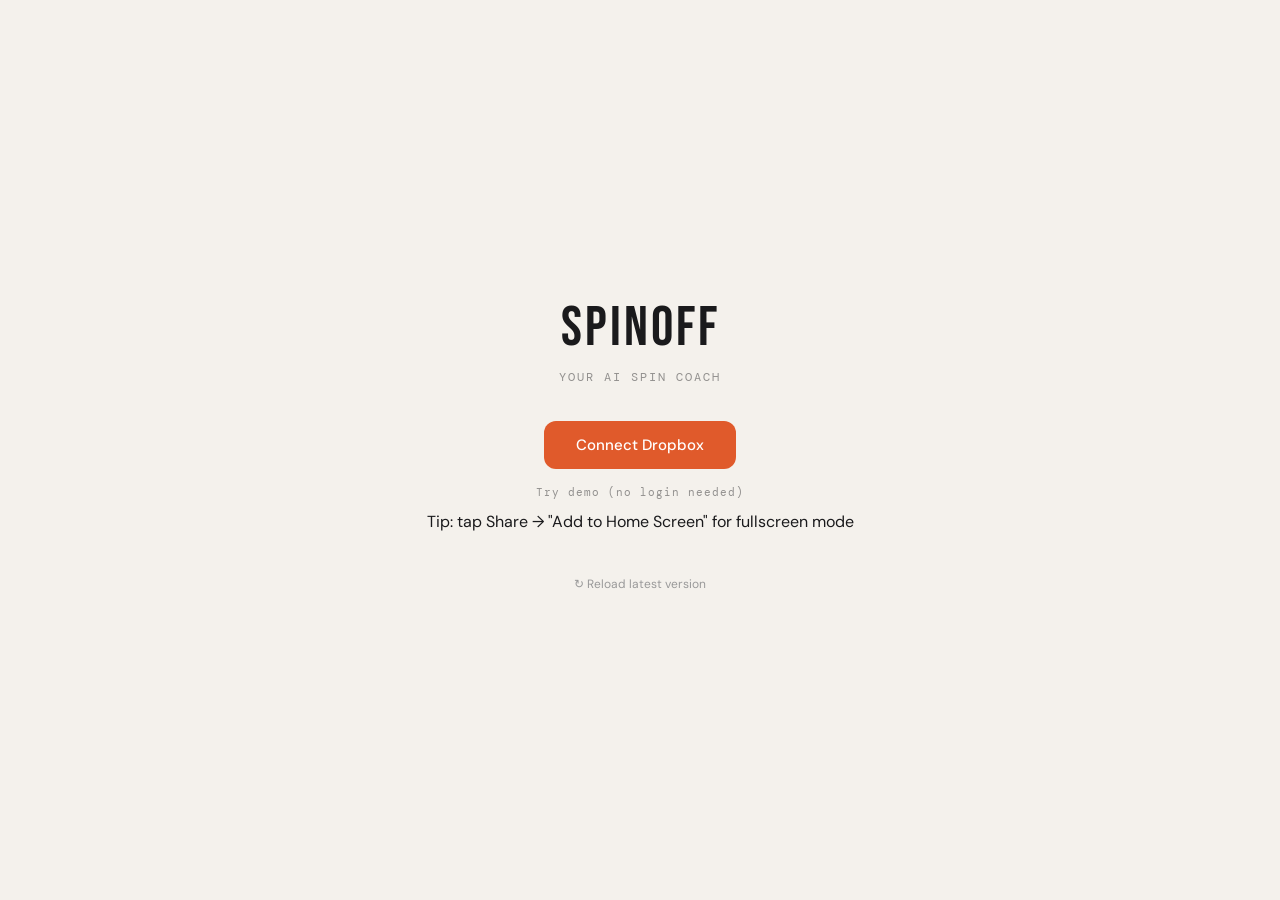
<file: index.html>
<!DOCTYPE html>
<html lang="en">
<head>
  <meta charset="UTF-8">
  <meta name="viewport" content="width=device-width, initial-scale=1.0, maximum-scale=1.0, user-scalable=no">
  <meta name="apple-mobile-web-app-capable" content="yes">
  <meta name="apple-mobile-web-app-status-bar-style" content="default">
  <meta name="apple-mobile-web-app-title" content="SpinOff">
  <meta name="theme-color" content="#f4f1ec">
  <link rel="manifest" href="manifest.json">
  <link rel="apple-touch-icon" href="icon.png">
  <title>SpinOff</title>
  <link rel="stylesheet" href="style.css">
</head>
<body>

<div id="auth-screen" class="screen">
  <div class="auth-center">
    <div class="logo">SpinOff</div>
    <div class="logo-sub">your AI spin coach</div>
    <div id="shared-auth" class="shared-section hidden"></div>
    <button class="btn-primary" onclick="startDropboxAuth()">Connect Dropbox</button>
    <a href="demo.html" class="demo-link">Try demo (no login needed)</a>
    <div class="install-hint" id="install-hint" style="display:none">
      Tip: tap Share → "Add to Home Screen" for fullscreen mode
    </div>
    <button onclick="forceUpdate()"
            style="margin-top:24px;padding:8px 16px;background:none;border:none;color:#999;font-size:12px;cursor:pointer;font-family:inherit">
      ↻ Reload latest version
    </button>
  </div>
</div>

<div id="home-screen" class="screen hidden">
  <div class="app-shell">
    <div class="top-bar">
      <div class="logo-sm">SpinOff</div>
      <button class="icon-btn" onclick="logout()" title="Disconnect">⏏</button>
    </div>
    <div class="section-label">Your Classes</div>
    <div id="class-list" class="class-list">
      <div class="loading-state">Loading classes…</div>
    </div>
    <div id="shared-home" class="shared-section hidden" style="margin-top:28px"></div>
    <button onclick="forceUpdate()"
            style="width:100%;margin-top:16px;padding:10px;background:none;border:none;color:#999;font-size:13px;cursor:pointer">
      ↻ Reload latest version
    </button>
  </div>
</div>

<script src="app.js"></script>
<script src="share.js"></script>
<script>
  window.addEventListener('load', () => {
    const token = localStorage.getItem('dbx_token');
    if (token) {
      showScreen('home-screen');
      loadClasses();
      renderSharedClasses('shared-home');
    } else {
      showScreen('auth-screen');
      renderSharedClasses('shared-auth');
      const isStandalone = window.navigator.standalone;
      if (!isStandalone) {
        document.getElementById('install-hint').style.display = 'block';
      }
    }
  });
</script>
</body>
</html>
</file>
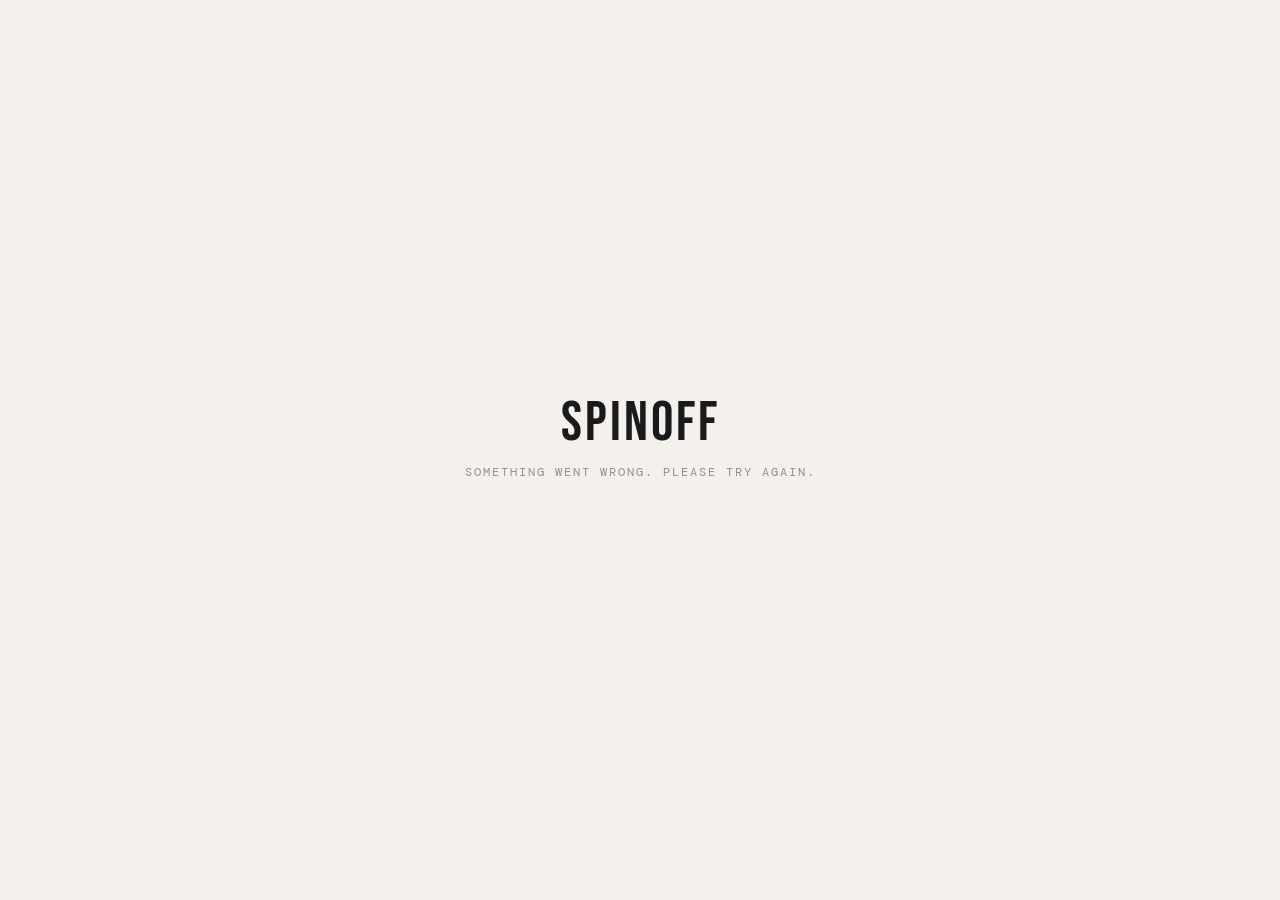
<file: auth.html>
<!DOCTYPE html>
<html lang="en">
<head>
  <meta charset="UTF-8">
  <meta name="viewport" content="width=device-width, initial-scale=1.0">
  <title>SpinOff · Connecting…</title>
  <link rel="stylesheet" href="style.css">
</head>
<body>
<div class="auth-center screen">
  <div class="logo">SpinOff</div>
  <div class="logo-sub" id="auth-msg">Connecting to Dropbox…</div>
</div>
<script>
  const hash = window.location.hash.substring(1);
  const params = new URLSearchParams(hash);
  const token = params.get('access_token');

  if (token) {
    localStorage.setItem('dbx_token', token);
    document.getElementById('auth-msg').textContent = 'Connected! Taking you back…';
    setTimeout(() => { window.location.href = 'index.html'; }, 800);
  } else {
    document.getElementById('auth-msg').textContent = 'Something went wrong. Please try again.';
    setTimeout(() => { window.location.href = 'index.html'; }, 2000);
  }
</script>
</body>
</html>
</file>
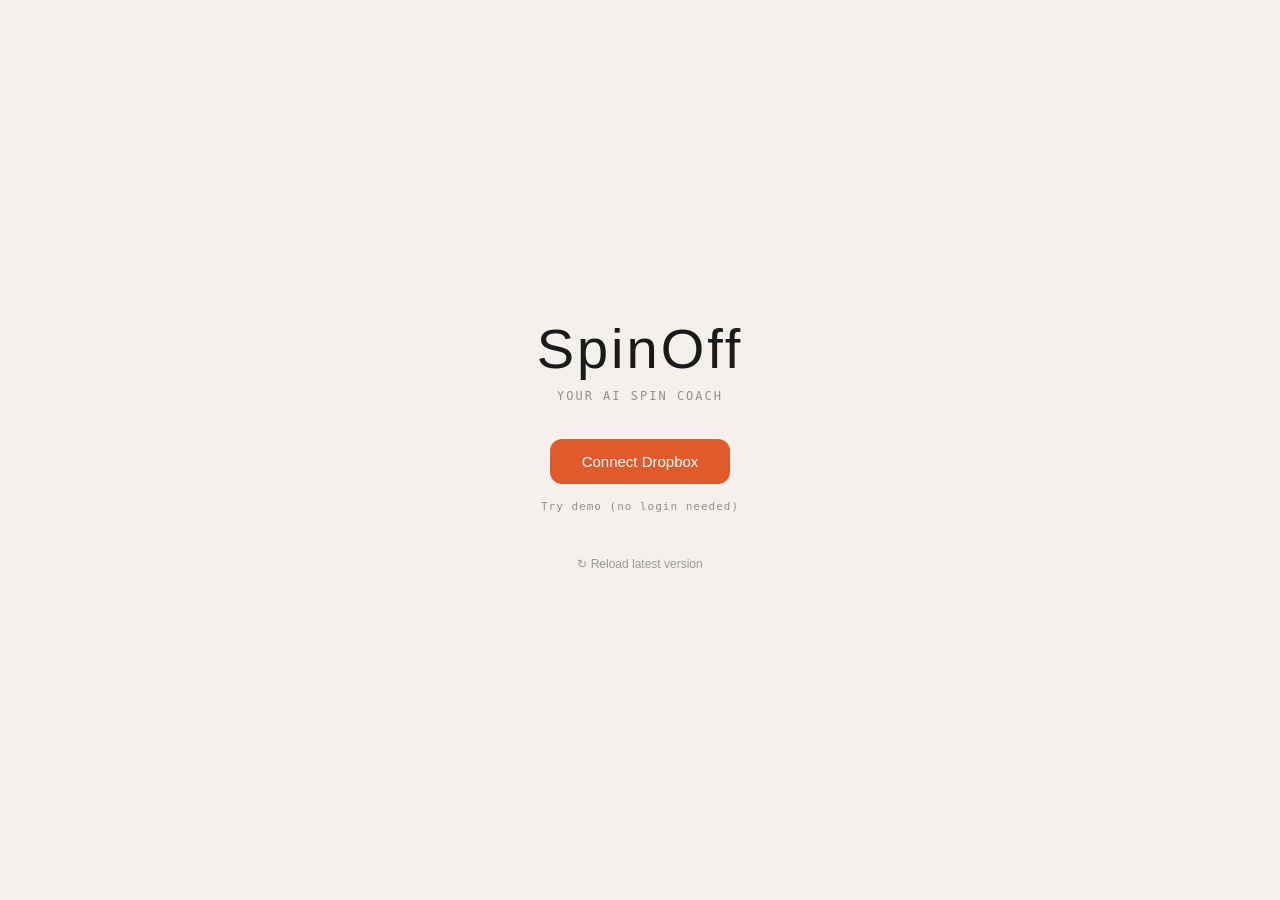
<file: class.html>
<!DOCTYPE html>
<html lang="en">
<head>
  <meta charset="UTF-8">
  <meta name="viewport" content="width=device-width, initial-scale=1.0, maximum-scale=1.0, user-scalable=no">
  <meta name="apple-mobile-web-app-capable" content="yes">
  <meta name="apple-mobile-web-app-status-bar-style" content="default">
  <meta name="theme-color" content="#f4f1ec">
  <title>SpinOff · Running</title>
  <link rel="stylesheet" href="style.css">
</head>
<body>

<div id="prep-screen" class="screen hidden">
  <div class="app-shell">
    <div class="top-bar">
      <button class="icon-btn" onclick="goHome()">←</button>
      <div class="class-title-sm" id="prep-title">Loading…</div>
      <button class="icon-btn" onclick="showClassInfo()">ⓘ</button>
    </div>
    <div class="section-label">Tracks</div>
    <div id="prep-track-list" class="prep-list">
      <div class="loading-state">Reading class file…</div>
    </div>
    <button class="btn-primary" id="start-btn" onclick="startClass()" disabled
            style="width:100%;margin-top:20px">Downloading…</button>
    <button class="btn-secondary" onclick="listenToClass()"
            style="width:100%;margin-top:10px">♫ Just listen to the songs</button>
    <button class="owner-only" onclick="shareClass()"
            style="width:100%;margin-top:10px;padding:10px;background:none;border:none;color:#999;font-size:13px;cursor:pointer">
      ⇪ Share this class…
    </button>
    <button id="clear-cache-btn" onclick="clearClassCache()"
            style="width:100%;margin-top:10px;padding:10px;background:none;border:none;color:#999;font-size:13px;cursor:pointer">
      Clear downloaded audio &amp; re-download
    </button>
    <button id="refresh-cues-btn" onclick="refreshCues()"
            style="width:100%;margin-top:4px;padding:10px;background:none;border:none;color:#999;font-size:13px;cursor:pointer">
      ↻ Refresh cues
    </button>
  </div>
</div>

<div id="runner-screen" class="screen hidden">
  <div class="app-shell">

    <div class="top-bar">
      <button class="icon-btn" onclick="goHome()">←</button>
      <div class="class-title-sm" id="class-title">Loading…</div>
      <div class="class-elapsed" id="class-elapsed">0:00</div>
    </div>

    <div class="progress-bar"><div class="progress-fill" id="class-progress"></div></div>

    <div id="class-overview" class="class-overview"></div>

    <div class="song-card" id="song-card">
      <div id="song-zone-strip" class="song-zone-strip"></div>
      <div class="song-card-left">
        <div class="song-label">
          <span id="track-label">Track 1</span>
          <span id="track-type-tag" class="type-tag">—</span>
        </div>
        <div class="song-name" id="song-name">—</div>
        <div class="song-artist" id="song-artist">—</div>
        <div class="song-meta">
          <span class="meta-pill" id="meta-bpm">—</span>
          <span class="meta-pill" id="meta-rpe">—</span>
        </div>
      </div>
      <div class="song-countdown" id="song-countdown">—</div>
    </div>

    <div class="cue-box" id="cue-box">
      <div class="cue-left">
        <div class="cue-now-label">Now</div>
        <div class="cue-text" id="cue-text">Get ready…</div>
        <div class="cue-sep"></div>
        <div class="cue-label" id="cue-label">Next cue</div>
        <div class="cue-next-text" id="cue-next-text">—</div>
        <div class="cue-dots" id="cue-dots"></div>
        <button class="cue-list-btn" onclick="showCueList()">All remaining cues ›</button>
      </div>
      <div class="cue-countdown" id="cue-countdown">—</div>
    </div>

    <div id="cue-list-modal" class="cue-list-modal hidden" onclick="hideCueList()">
      <div class="cue-list-sheet" onclick="event.stopPropagation()">
        <div class="cue-list-header">
          <span>Remaining Cues</span>
          <button class="cue-list-close" onclick="hideCueList()">✕</button>
        </div>
        <div id="cue-list-body" class="cue-list-body"></div>
      </div>
    </div>

    <div class="next-card" id="next-card">
      <div class="next-left">
        <span class="next-label">Up next</span>
        <div class="next-song" id="next-song">—</div>
        <div class="next-type" id="next-type">—</div>
      </div>
      <div class="next-duration" id="next-duration"></div>
    </div>

    <div class="controls">
      <button class="ctrl-btn" onclick="prevTrack()">PREV</button>
      <button class="ctrl-btn primary" id="play-btn" onclick="togglePlay()">PLAY</button>
      <button class="ctrl-btn" onclick="nextTrack()">NEXT</button>
    </div>

    <div class="track-progress-row">
      <span class="track-time" id="track-current">0:00</span>
      <div class="track-progress-bar" id="track-bar" onclick="seekTrack(event)">
        <div class="track-progress-fill" id="track-fill"></div>
      </div>
      <span class="track-time" id="track-remaining">-0:00</span>
    </div>

  </div>
</div>

<div id="class-info-modal" class="cue-list-modal hidden" onclick="hideClassInfo()">
  <div class="cue-list-sheet" onclick="event.stopPropagation()">
    <div class="cue-list-header">
      <span>Class Info</span>
      <button class="cue-list-close" onclick="hideClassInfo()">✕</button>
    </div>
    <div class="class-info-body">
      <div class="class-info-last-played" id="info-last-played"></div>
      <div class="class-info-stats">
        <div class="class-info-stat">
          <div class="class-info-stat-label">Length</div>
          <div class="class-info-stat-value" id="info-length">—</div>
        </div>
        <div class="class-info-stat">
          <div class="class-info-stat-label">Tracks</div>
          <div class="class-info-stat-value" id="info-tracks">—</div>
        </div>
        <div class="class-info-stat">
          <div class="class-info-stat-label">Cues</div>
          <div class="class-info-stat-value" id="info-cue-count">—</div>
        </div>
      </div>
      <div class="class-info-section-label">Cue Browser</div>
      <div id="info-cue-display" class="info-cue-display"></div>
      <input type="range" id="info-cue-slider" class="info-cue-slider" min="0" max="0" value="0">
      <div class="class-info-actions owner-only">
        <button class="class-info-action-btn" onclick="openFileEditor('class.txt')">✎ Edit class.txt</button>
        <button class="class-info-action-btn" onclick="openFileEditor('notes.txt')">✎ Notes</button>
      </div>
    </div>
  </div>
</div>

<div id="share-modal" class="cue-list-modal hidden" onclick="hideShareModal()">
  <div class="cue-list-sheet" onclick="event.stopPropagation()">
    <div class="cue-list-header">
      <span>Share Class</span>
      <button class="cue-list-close" onclick="hideShareModal()">✕</button>
    </div>
    <div class="share-body">
      <div id="share-link-box" class="hidden">
        <input id="share-url" class="share-url" readonly onclick="this.select()">
        <div class="share-actions">
          <button class="class-info-action-btn" id="share-copy-btn" onclick="copyShareUrl()">Copy link</button>
          <button class="class-info-action-btn" id="share-native-btn" onclick="nativeShareUrl()">Share…</button>
        </div>
      </div>
      <div id="share-status" class="share-status"></div>
      <button id="share-stop-btn" class="share-stop-btn" onclick="stopSharing()">Stop sharing</button>
    </div>
  </div>
</div>

<div id="text-editor-modal" class="text-editor-modal hidden">
  <div class="text-editor-header">
    <button class="icon-btn" onclick="closeFileEditor()">✕</button>
    <span id="editor-title" class="text-editor-title">—</span>
    <button class="editor-save-btn" id="editor-save-btn" onclick="saveFileEditor()">Save</button>
  </div>
  <div id="editor-error" class="editor-error hidden"></div>
  <textarea id="editor-textarea" class="editor-textarea" spellcheck="false"></textarea>
</div>

<script src="app.js"></script>
<script src="share.js"></script>
<script>
  window.addEventListener('load', () => {
    const token = localStorage.getItem('dbx_token');
    const classFolder = sessionStorage.getItem('current_class');
    if (!classFolder) { window.location.href = 'index.html'; return; }
    const shared = getSharedClass(classFolder);
    if (!token && !shared) { window.location.href = 'index.html'; return; }
    // Shared classes are read-only: no sharing, no editing
    document.body.classList.toggle('shared-class', !!shared);
    initRunner(classFolder);
  });
</script>
</body>
</html>
</file>
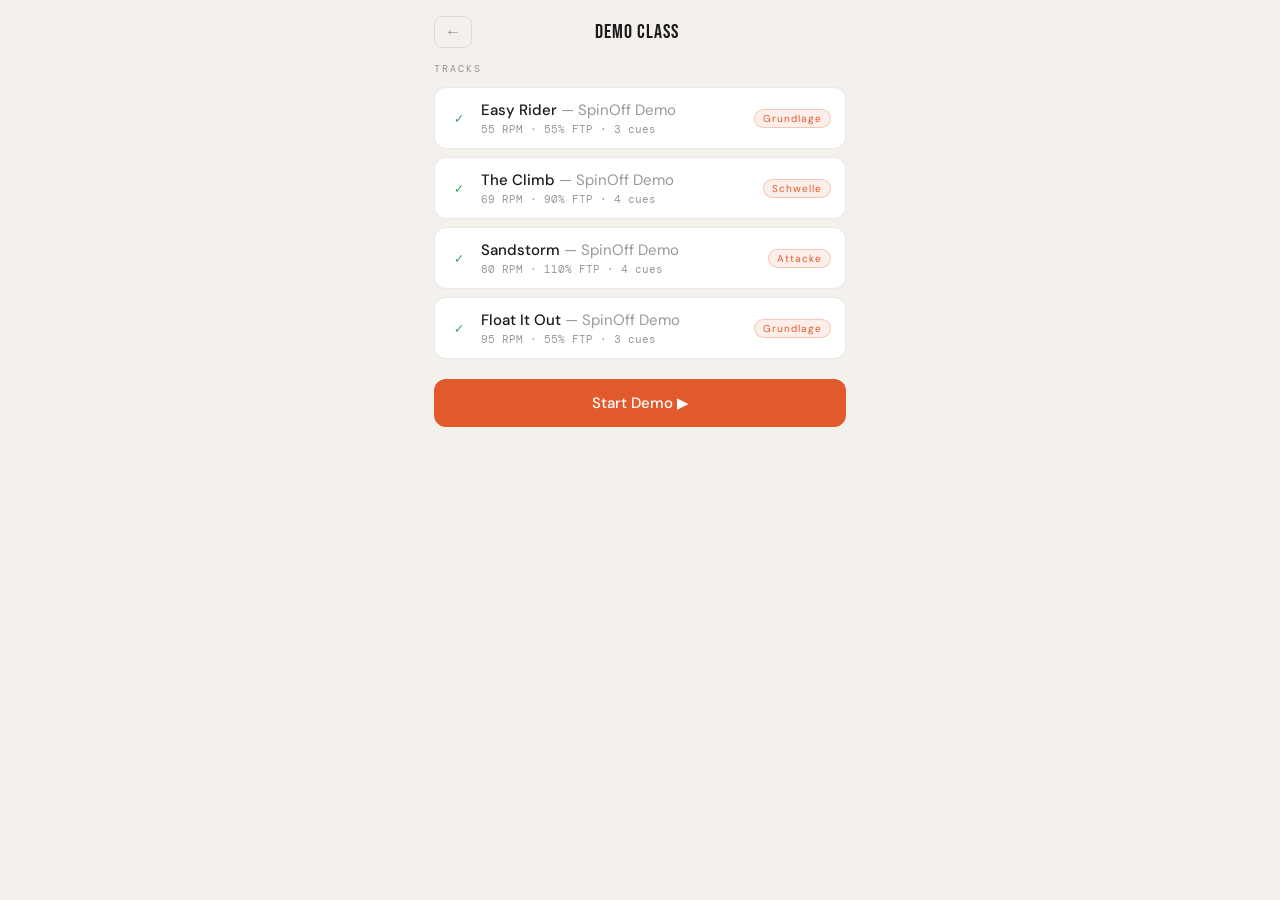
<file: demo.html>
<!DOCTYPE html>
<html lang="en">
<head>
  <meta charset="UTF-8">
  <meta name="viewport" content="width=device-width, initial-scale=1.0, maximum-scale=1.0, user-scalable=no">
  <meta name="apple-mobile-web-app-capable" content="yes">
  <meta name="apple-mobile-web-app-status-bar-style" content="default">
  <meta name="theme-color" content="#f4f1ec">
  <title>SpinOff · Demo</title>
  <link rel="stylesheet" href="style.css">
</head>
<body>

<div id="prep-screen" class="screen hidden">
  <div class="app-shell">
    <div class="top-bar">
      <button class="icon-btn" onclick="goHome()">←</button>
      <div class="class-title-sm" id="prep-title">Demo Class</div>
      <div style="width:44px"></div>
    </div>
    <div class="section-label">Tracks</div>
    <div id="prep-track-list" class="prep-list">
      <div class="loading-state">Generating audio…</div>
    </div>
    <button class="btn-primary" id="start-btn" onclick="startClass()" disabled
            style="width:100%;margin-top:20px">Generating…</button>
  </div>
</div>

<div id="runner-screen" class="screen hidden">
  <div class="app-shell">

    <div class="top-bar">
      <button class="icon-btn" onclick="goHome()">←</button>
      <div class="class-title-sm" id="class-title">Demo Class</div>
      <div class="class-elapsed" id="class-elapsed">0:00</div>
    </div>

    <div class="progress-bar"><div class="progress-fill" id="class-progress"></div></div>

    <div id="class-overview" class="class-overview"></div>

    <div class="song-card" id="song-card">
      <div class="song-label">
        <span id="track-label">Track 1</span>
        <span id="track-type-tag" class="type-tag">—</span>
      </div>
      <div class="song-name" id="song-name">—</div>
      <div class="song-artist" id="song-artist">—</div>
      <div class="song-meta">
        <span class="meta-pill" id="meta-bpm">—</span>
        <span class="meta-pill" id="meta-rpe">—</span>
      </div>
    </div>

    <div class="cue-box" id="cue-box">
      <div class="cue-now-label">Now</div>
      <div class="cue-text" id="cue-text">Get ready…</div>
      <div class="cue-sep"></div>
      <div class="cue-label" id="cue-label">Next cue in</div>
      <div class="cue-next-text" id="cue-next-text">—</div>
      <div class="cue-dots" id="cue-dots"></div>
    </div>

    <div class="next-card">
      <span class="next-label">Up next</span>
      <div class="next-info">
        <div class="next-song" id="next-song">—</div>
        <div class="next-type" id="next-type">—</div>
      </div>
    </div>

    <div class="controls">
      <button class="ctrl-btn" onclick="prevTrack()">PREV</button>
      <button class="ctrl-btn primary" id="play-btn" onclick="togglePlay()">PLAY</button>
      <button class="ctrl-btn" onclick="nextTrack()">NEXT</button>
    </div>

    <div class="track-progress-row">
      <span class="track-time" id="track-current">0:00</span>
      <div class="track-progress-bar" id="track-bar" onclick="seekTrack(event)">
        <div class="track-progress-fill" id="track-fill"></div>
      </div>
      <span class="track-time" id="track-duration">0:00</span>
    </div>

  </div>
</div>

<script src="app.js"></script>
<script>
// Override goHome so the back button stays on demo.html
function goHome() {
  releaseWakeLock();
  stopSources();
  if (audioCtx) { audioCtx.close(); audioCtx = null; }
  blobUrls.forEach(function(u) { URL.revokeObjectURL(u); });
  window.location.href = 'demo.html';
}

// Generate a mono 16-bit PCM WAV blob URL
function makeTone(hz, seconds) {
  var sr = 44100;
  var n  = Math.floor(sr * seconds);
  var buf  = new ArrayBuffer(44 + n * 2);
  var view = new DataView(buf);
  var ws = function(off, s) {
    for (var i = 0; i < s.length; i++) view.setUint8(off + i, s.charCodeAt(i));
  };
  ws(0, 'RIFF'); view.setUint32(4, 36 + n * 2, true);
  ws(8, 'WAVE'); ws(12, 'fmt ');
  view.setUint32(16, 16, true); view.setUint16(20, 1, true);
  view.setUint16(22, 1, true);  view.setUint32(24, sr, true);
  view.setUint32(28, sr * 2, true); view.setUint16(32, 2, true);
  view.setUint16(34, 16, true); ws(36, 'data');
  view.setUint32(40, n * 2, true);
  for (var i = 0; i < n; i++) {
    var t   = i / sr;
    var env = Math.min(t * 4, (seconds - t) * 4, 1);
    // Gentle pulse at 120 bpm so it feels rhythmic
    var beat = 0.75 + 0.25 * Math.exp(-((t % 0.5) * 30));
    var v = (Math.sin(2 * Math.PI * hz * t) * 0.45 +
             Math.sin(2 * Math.PI * hz * 2 * t) * 0.12 +
             Math.sin(2 * Math.PI * hz * 3 * t) * 0.05) * env * beat;
    view.setInt16(44 + i * 2, Math.round(v * 28000), true);
  }
  return URL.createObjectURL(new Blob([buf], { type: 'audio/wav' }));
}

var DEMO_TRACKS = [
  { song: 'Easy Rider',    artist: 'SpinOff Demo', type: 'Warm-up',   bpm: '110', ftp: '55', resistance: 2, hz: 220, dur: 50,
    cues: [
      { at:  5, text: 'Find a comfortable cadence, loosen up the legs' },
      { at: 20, text: 'Start to feel the pedals — light resistance' },
      { at: 35, text: '**Add a touch of resistance** — almost ready to work' }
    ]},
  { song: 'The Climb',     artist: 'SpinOff Demo', type: 'Climb',     bpm: '138', ftp: '90', resistance: 8, hz: 330, dur: 50,
    cues: [
      { at:  5, text: '**Dial up to resistance 8** — settle in' },
      { at: 18, text: 'Stay seated, drive from the hips. **Keep cadence above 80.**' },
      { at: 32, text: 'One more click of resistance — grind it out' },
      { at: 43, text: '**Empty the tank.** Final push!' }
    ]},
  { song: 'Sandstorm',     artist: 'SpinOff Demo', type: 'Sprint',    bpm: '160', ftp: '110', resistance: 4, hz: 440, dur: 50,
    cues: [
      { at:  5, text: '**Drop the resistance** — this is all speed. Sprint!' },
      { at: 16, text: 'Max effort — go go go!' },
      { at: 28, text: 'Recover on the breakdown. Breathe.' },
      { at: 38, text: '**Full gas again!** Last 12 seconds!' }
    ]},
  { song: 'Float It Out',  artist: 'SpinOff Demo', type: 'Cool-down', bpm: '95',  ftp: '55', resistance: 2, hz: 165, dur: 50,
    cues: [
      { at:  5, text: 'Bring it right down. Shake out the legs.' },
      { at: 20, text: 'Easy spin — let your heart rate drop naturally.' },
      { at: 35, text: '**Great work today.** Float it out and stretch.' }
    ]}
];

window.addEventListener('load', function() {
  showScreen('prep-screen');

  tracks = DEMO_TRACKS.map(function(d) {
    return { song: d.song, artist: d.artist, type: d.type, bpm: String(bpmToRpm(parseInt(d.bpm))), ftp: d.ftp,
             resistance: d.resistance, audioPath: null, cues: d.cues, blobUrl: null,
             _hz: d.hz, _dur: d.dur };
  });

  renderPrepList();

  // Generate audio one track at a time so the UI can update between each
  function genNext(i) {
    if (i >= tracks.length) {
      renderClassOverview();
      var btn = document.getElementById('start-btn');
      btn.disabled = false;
      btn.textContent = 'Start Demo ▶';
      return;
    }
    setPrepStatus(i, 'loading');
    setTimeout(function() {
      tracks[i].blobUrl = makeTone(tracks[i]._hz, tracks[i]._dur);
      blobUrls.push(tracks[i].blobUrl);
      setPrepStatus(i, 'ok');
      genNext(i + 1);
    }, 0);
  }
  genNext(0);
});
</script>
</body>
</html>
</file>
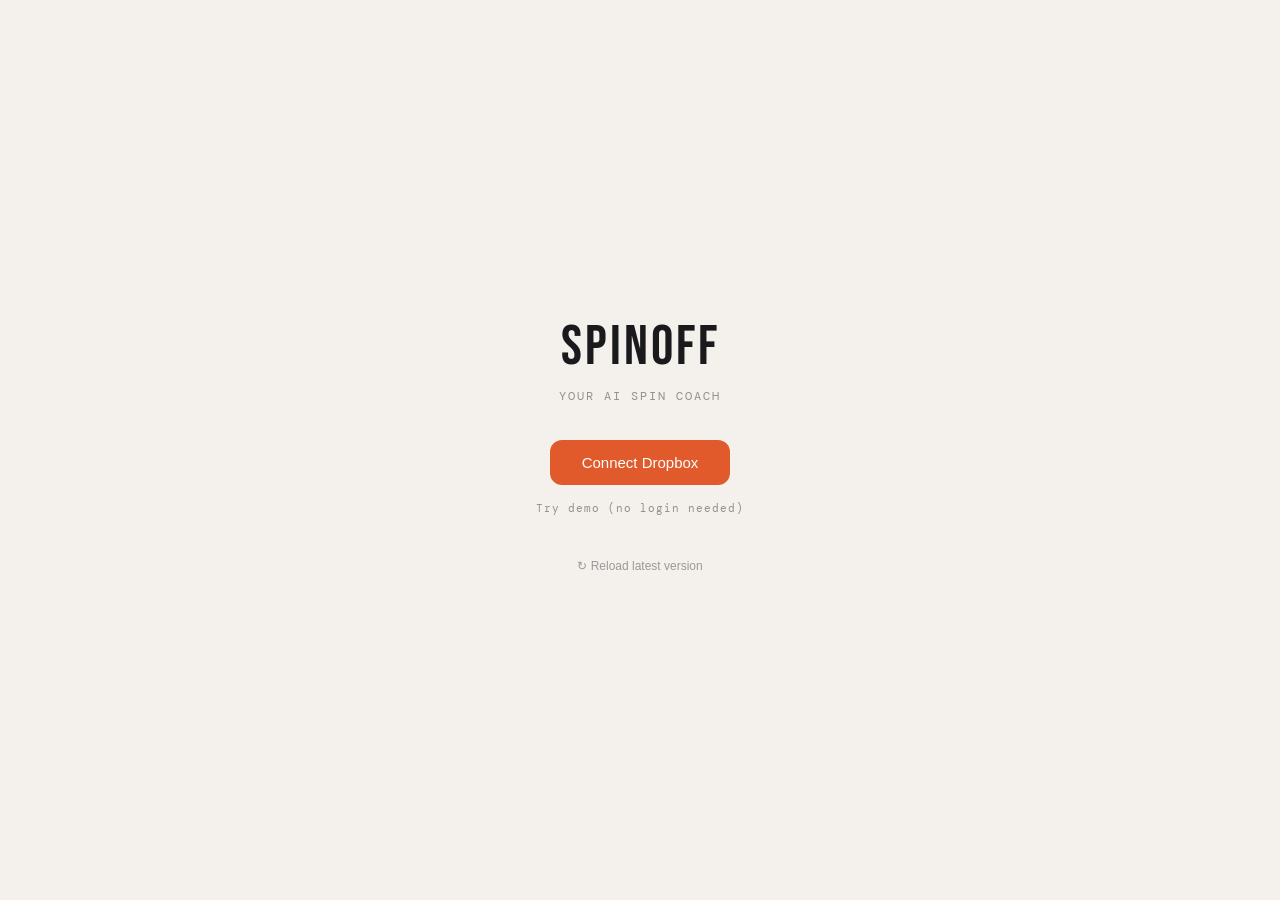
<file: listen.html>
<!DOCTYPE html>
<html lang="en">
<head>
  <meta charset="UTF-8">
  <meta name="viewport" content="width=device-width, initial-scale=1.0, maximum-scale=1.0, user-scalable=no">
  <meta name="apple-mobile-web-app-capable" content="yes">
  <meta name="apple-mobile-web-app-status-bar-style" content="default">
  <meta name="theme-color" content="#f4f1ec">
  <title>SpinOff · Listen</title>
  <link rel="stylesheet" href="style.css">
</head>
<body>

<div class="screen">
  <div class="app-shell listen-shell">
    <div class="top-bar">
      <button class="icon-btn" onclick="leaveListen()">←</button>
      <div class="class-title-sm" id="listen-title">Listen</div>
      <button class="icon-btn listen-shuffle-btn" id="listen-shuffle-btn"
              onclick="toggleShuffle()" title="Shuffle" aria-pressed="false">⇄</button>
    </div>

    <div class="listen-player">
      <div class="song-card listen-card">
        <div class="song-zone-strip"></div>
        <div class="song-card-left">
          <div class="song-label"><span id="listen-pos">—</span></div>
          <div class="listen-song" id="listen-song">Loading songs…</div>
          <div class="song-artist listen-artist" id="listen-artist">&nbsp;</div>
          <div class="prep-meta" id="listen-class">&nbsp;</div>
        </div>
      </div>

      <div class="track-progress-row listen-progress-row">
        <span class="track-time" id="listen-current">0:00</span>
        <div class="track-progress-bar listen-bar" id="listen-bar" onclick="seekListen(event)">
          <div class="track-progress-fill" id="listen-fill"></div>
        </div>
        <span class="track-time" id="listen-remaining">-0:00</span>
      </div>

      <div class="controls">
        <button class="ctrl-btn listen-ctrl" onclick="prevListen()" disabled>PREV</button>
        <button class="ctrl-btn primary listen-ctrl" id="listen-play-btn" onclick="togglePlayListen()" disabled>PLAY</button>
        <button class="ctrl-btn listen-ctrl" onclick="nextListen()" disabled>NEXT</button>
      </div>
    </div>

    <div class="section-label listen-summary" id="listen-summary">Songs</div>
    <div id="listen-list" class="prep-list">
      <div class="loading-state">Loading songs…</div>
    </div>
  </div>
</div>

<audio id="player" preload="auto" playsinline></audio>

<script src="app.js"></script>
<script src="listen.js"></script>
<script>
  window.addEventListener('load', () => {
    const classFolder = sessionStorage.getItem('current_class');
    if (!classFolder) { window.location.href = 'index.html'; return; }
    if (!localStorage.getItem('dbx_token') && !getSharedClass(classFolder)) {
      window.location.href = 'index.html'; return;
    }
    initListen(classFolder);
  });
</script>
</body>
</html>
</file>
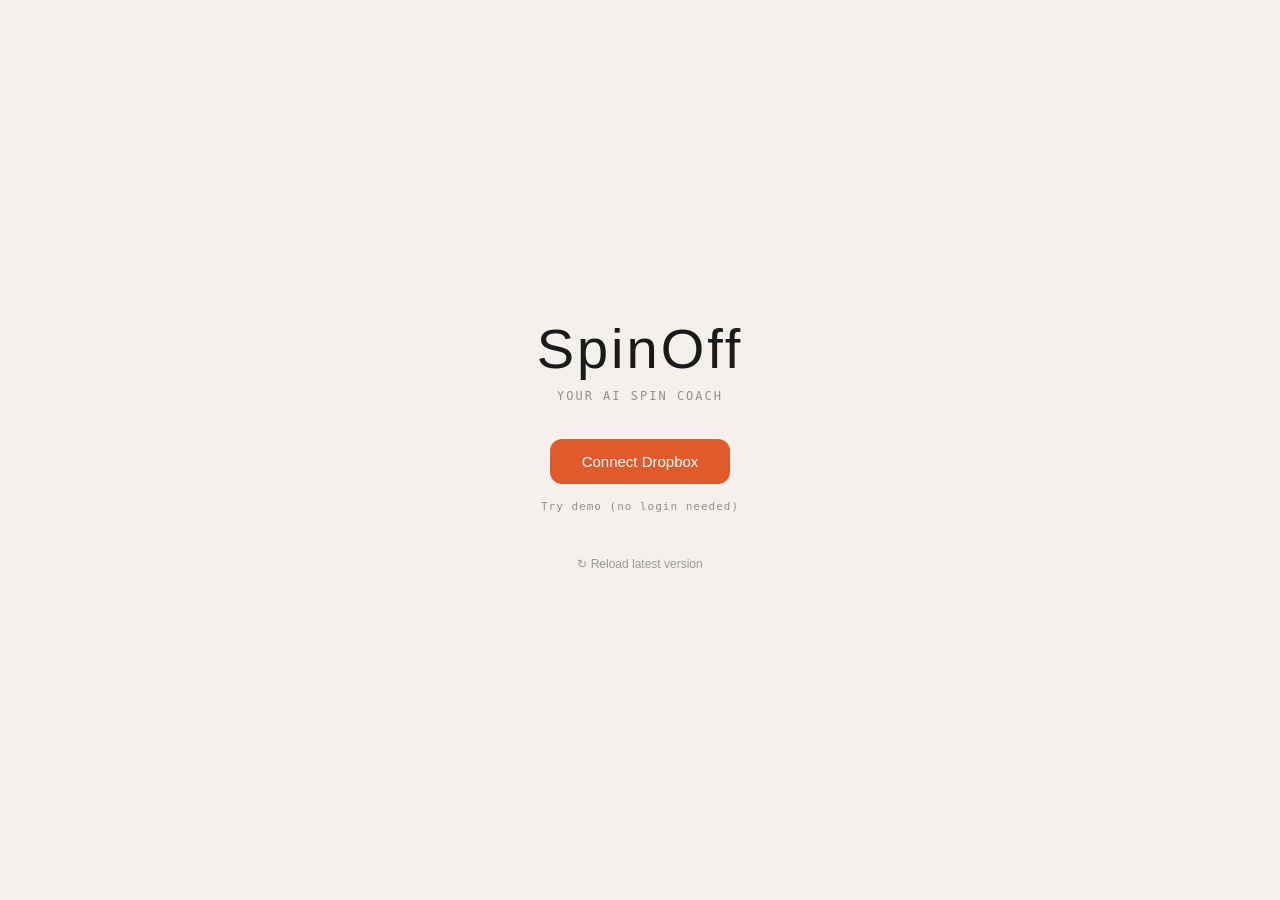
<file: logout.html>
<!DOCTYPE html>
<html>
<head>
  <meta name="viewport" content="width=device-width, initial-scale=1.0">
  <title>SpinOff · Logout</title>
  <link rel="stylesheet" href="style.css">
</head>
<body>
<div class="auth-center screen">
  <div class="logo">SpinOff</div>
  <div class="logo-sub" id="msg">Clearing session…</div>
</div>
<script>
  localStorage.removeItem('dbx_token');
  document.getElementById('msg').textContent = 'Done! Redirecting…';
  setTimeout(() => { window.location.href = 'index.html'; }, 1000);
</script>
</body>
</html>
</file>
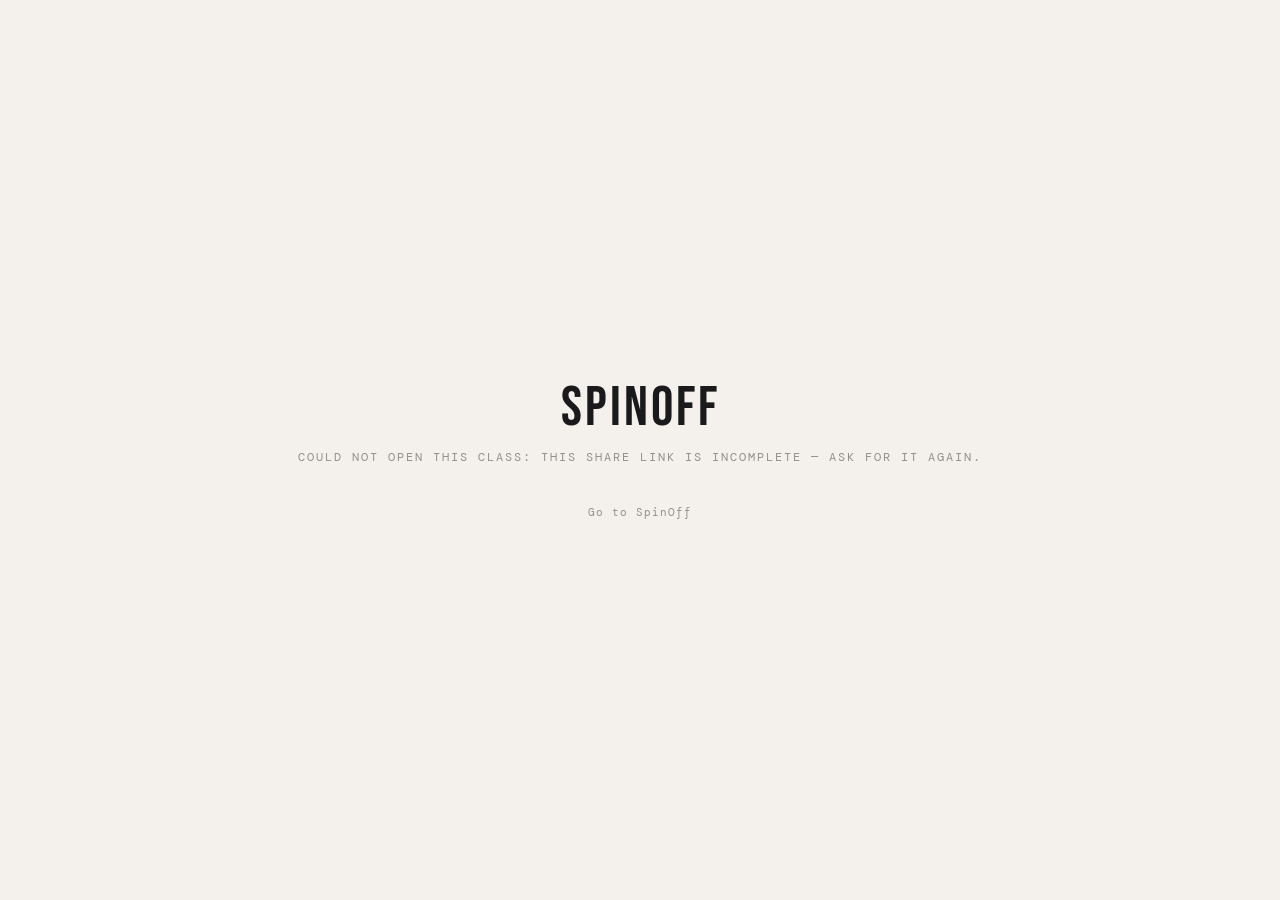
<file: share.html>
<!DOCTYPE html>
<html lang="en">
<head>
  <meta charset="UTF-8">
  <meta name="viewport" content="width=device-width, initial-scale=1.0">
  <meta name="theme-color" content="#f4f1ec">
  <title>SpinOff · Shared class</title>
  <link rel="stylesheet" href="style.css">
</head>
<body>
<div class="auth-center screen">
  <div class="logo">SpinOff</div>
  <div class="logo-sub" id="share-msg">Opening shared class…</div>
  <a href="index.html" class="demo-link hidden" id="share-home">Go to SpinOff</a>
</div>
<script src="app.js"></script>
<script src="share.js"></script>
<script>
  // Link format: share.html#<path of share.json on dl.dropboxusercontent.com>
  // (the fragment never reaches the web server).
  openShareLink(window.location.hash.substring(1))
    .then(function(folderPath) {
      sessionStorage.setItem('current_class', folderPath);
      window.location.replace('class.html');
    })
    .catch(function(e) {
      document.getElementById('share-msg').textContent = 'Could not open this class: ' + e.message;
      document.getElementById('share-home').classList.remove('hidden');
    });
</script>
</body>
</html>
</file>
<file: style.css>
@import url('https://fonts.googleapis.com/css2?family=Bebas+Neue&family=DM+Mono:wght@400;500&family=DM+Sans:wght@400;500&display=swap');

*, *::before, *::after { box-sizing: border-box; margin: 0; padding: 0; }

:root {
  --bg:      #f4f1ec;
  --surface: #ffffff;
  --border:  rgba(0,0,0,0.09);
  --text:    #1a1a1c;
  --muted:   rgba(26,26,28,0.45);
  --accent:  #e05a2b;
  --accent2: #c8860a;
  --font-display: 'Bebas Neue', sans-serif;
  --font-body:    'DM Sans', sans-serif;
  --font-mono:    'DM Mono', monospace;
}

html, body {
  background: var(--bg);
  color: var(--text);
  font-family: var(--font-body);
  font-size: 16px;
  min-height: 100vh;
  -webkit-font-smoothing: antialiased;
}

.hidden { display: none !important; }

/* ── Screens ─────────────────────────────────────────────────────────────── */
.screen { min-height: 100vh; }

.auth-center {
  display: flex;
  flex-direction: column;
  align-items: center;
  justify-content: center;
  min-height: 100vh;
  gap: 12px;
  padding: 24px;
}

/* ── Logo ─────────────────────────────────────────────────────────────────── */
.logo {
  font-family: var(--font-display);
  font-size: 56px;
  letter-spacing: 3px;
  color: var(--text);
  line-height: 1;
}
.logo-sub {
  font-family: var(--font-mono);
  font-size: 12px;
  letter-spacing: 2px;
  color: var(--muted);
  text-transform: uppercase;
  margin-bottom: 24px;
}
.logo-sm {
  font-family: var(--font-display);
  font-size: 24px;
  letter-spacing: 2px;
}

/* ── App shell ────────────────────────────────────────────────────────────── */
.app-shell {
  max-width: 440px;
  margin: 0 auto;
  padding: 16px 14px 48px;
}

/* ── Top bar ──────────────────────────────────────────────────────────────── */
.top-bar {
  display: flex;
  align-items: center;
  justify-content: space-between;
  margin-bottom: 14px;
}
.class-title-sm {
  font-family: var(--font-display);
  font-size: 20px;
  letter-spacing: 1px;
  flex: 1;
  text-align: center;
  padding: 0 8px;
}
.class-elapsed {
  font-family: var(--font-mono);
  font-size: 18px;
  color: var(--accent);
  background: rgba(224,90,43,0.12);
  border: 1px solid rgba(224,90,43,0.25);
  padding: 5px 12px;
  border-radius: 20px;
  font-weight: 500;
}

/* ── Progress bars ────────────────────────────────────────────────────────── */
.progress-bar {
  height: 2px;
  background: rgba(0,0,0,0.08);
  border-radius: 2px;
  margin-bottom: 18px;
}
.progress-fill {
  height: 100%;
  background: linear-gradient(90deg, var(--accent), var(--accent2));
  border-radius: 2px;
  width: 0%;
  transition: width 0.6s ease;
}

/* ── Section label ────────────────────────────────────────────────────────── */
.section-label {
  font-family: var(--font-mono);
  font-size: 10px;
  letter-spacing: 2px;
  text-transform: uppercase;
  color: var(--muted);
  margin-bottom: 12px;
}

/* ── Class list ───────────────────────────────────────────────────────────── */
.class-list { display: flex; flex-direction: column; gap: 10px; }

.class-card {
  background: var(--surface);
  border: 1px solid var(--border);
  border-radius: 14px;
  padding: 16px 18px;
  display: flex;
  align-items: center;
  gap: 10px;
  cursor: pointer;
  transition: background 0.15s, border-color 0.15s;
  position: relative;
  overflow: hidden;
}
.class-card::before {
  content: '';
  position: absolute;
  left: 0; top: 0; bottom: 0;
  width: 3px;
  background: var(--accent);
  border-radius: 3px 0 0 3px;
}
.class-card:hover { background: rgba(0,0,0,0.03); border-color: rgba(0,0,0,0.15); }
.class-card:active { transform: scale(0.98); }
.class-card-name { font-size: 17px; font-weight: 500; flex: 1; }
.class-card-sub  { font-family: var(--font-mono); font-size: 11px; color: var(--muted); }
.class-card-arrow { color: var(--muted); font-size: 20px; }
.class-delete-btn {
  background: none;
  border: 1px solid rgba(0,0,0,0.12);
  border-radius: 8px;
  color: var(--muted);
  font-size: 14px;
  padding: 4px 9px;
  cursor: pointer;
  flex-shrink: 0;
  transition: background 0.15s, color 0.15s;
  -webkit-tap-highlight-color: transparent;
}
.class-delete-btn:hover { background: rgba(224,90,43,0.08); color: var(--accent); border-color: rgba(224,90,43,0.3); }

.offline-badge {
  font-family: var(--font-mono);
  font-size: 9px;
  letter-spacing: 1px;
  text-transform: uppercase;
  color: #3a9e5f;
  background: rgba(58,158,95,0.10);
  border: 1px solid rgba(58,158,95,0.25);
  padding: 2px 7px;
  border-radius: 20px;
  margin-left: 8px;
  vertical-align: middle;
}

.loading-state, .empty-state {
  text-align: center;
  color: var(--muted);
  font-size: 14px;
  padding: 40px 0;
  font-family: var(--font-mono);
}
.empty-state.error { color: #e05a2b; }

/* ── Class intensity overview ─────────────────────────────────────────────── */
.class-overview {
  display: flex;
  align-items: flex-end;
  gap: 3px;
  height: 60px;
  margin-bottom: 10px;
  padding: 0 2px;
}
.overview-col {
  flex: 1;
  border-radius: 3px 3px 0 0;
  opacity: 0.45;
  min-height: 16px;
  transition: opacity 0.3s;
  position: relative;
  overflow: hidden;
}
.overview-col.overview-active {
  opacity: 1;
  outline: 2px solid rgba(0,0,0,0.35);
  outline-offset: 0px;
}

/* ── Song card ────────────────────────────────────────────────────────────── */
.song-card {
  background: var(--surface);
  border: 1px solid var(--border);
  border-radius: 16px;
  padding: 14px 14px 14px 22px;
  margin-bottom: 10px;
  position: relative;
  overflow: hidden;
  display: flex;
  align-items: center;
  gap: 12px;
}
.song-card-left { flex: 1; min-width: 0; }
.song-countdown {
  font-family: var(--font-display);
  font-size: 48px;
  letter-spacing: 1px;
  color: rgba(26,26,28,0.55);
  flex-shrink: 0;
  line-height: 1;
}
.song-zone-strip {
  position: absolute;
  left: 0; top: 0; bottom: 0;
  width: 8px;
  border-radius: 8px 0 0 8px;
  background: var(--accent);
}
.song-label {
  display: flex;
  align-items: center;
  gap: 8px;
  font-family: var(--font-mono);
  font-size: 10px;
  letter-spacing: 2px;
  color: var(--accent);
  text-transform: uppercase;
  margin-bottom: 4px;
}
.type-tag {
  font-size: 10px;
  background: rgba(224,90,43,0.10);
  border: 1px solid rgba(224,90,43,0.25);
  color: var(--accent);
  padding: 2px 8px;
  border-radius: 20px;
  letter-spacing: 1px;
}
.song-name   { font-family: var(--font-display); font-size: 38px; letter-spacing: 0.5px; line-height: 1.05; margin-bottom: 2px; white-space: nowrap; overflow: hidden; }
.song-artist { font-size: 14px; color: var(--muted); margin-bottom: 10px; }
.song-meta   { display: flex; gap: 8px; flex-wrap: wrap; }
.meta-pill {
  font-size: 14px;
  font-family: var(--font-mono);
  font-weight: 500;
  background: rgba(0,0,0,0.06);
  border: 1px solid rgba(0,0,0,0.15);
  padding: 4px 12px;
  border-radius: 20px;
  color: var(--text);
}

/* ── FTP power zones (meta pills) ──────────────────────────────────────────── */
.zone-1 { background: rgba(230,230,230,0.9); border-color: rgba(0,0,0,0.12); color: #666; }
.zone-2 { background: rgba(140,140,145,0.15); border-color: rgba(100,100,110,0.40); color: #555; }
.zone-3 { background: rgba(30,100,210,0.12); border-color: rgba(30,100,210,0.40); color: #1a5cc2; }
.zone-4 { background: rgba(34,150,70,0.12);  border-color: rgba(34,150,70,0.40);  color: #1e7d3a; }
.zone-5 { background: rgba(210,150,0,0.14);  border-color: rgba(210,150,0,0.45);  color: #9a6d00; }
.zone-6 { background: rgba(210,35,35,0.12);  border-color: rgba(210,35,35,0.40);  color: #b81a1a; }

/* ── Cue box ──────────────────────────────────────────────────────────────── */
.cue-box {
  background: rgba(200,134,10,0.07);
  border: 1px solid rgba(200,134,10,0.22);
  border-radius: 12px;
  padding: 16px 18px;
  margin-bottom: 10px;
  transition: background 0.3s;
  display: flex;
  align-items: flex-start;
  gap: 14px;
}
.cue-box.cue-flash {
  background: rgba(200,134,10,0.18);
}
.cue-left { flex: 1; min-width: 0; }
.cue-countdown {
  font-family: var(--font-display);
  font-size: 48px;
  letter-spacing: 1px;
  color: var(--accent2);
  flex-shrink: 0;
  line-height: 1;
  padding-top: 2px;
}
.cue-label {
  font-size: 15px;
  font-weight: 600;
  letter-spacing: 0;
  color: var(--accent2);
  line-height: 1.2;
  margin-bottom: 4px;
  text-transform: uppercase;
  font-family: var(--font-mono);
  letter-spacing: 1px;
}
.cue-text {
  font-size: 22px;
  font-weight: 500;
  line-height: 1.35;
  color: var(--text);
}
.cue-text strong { color: var(--accent2); font-weight: 700; }

.cue-now-label {
  font-family: var(--font-mono);
  font-size: 9px;
  letter-spacing: 2px;
  text-transform: uppercase;
  color: var(--muted);
  margin-bottom: 6px;
}
.cue-sep {
  height: 1px;
  background: rgba(200,134,10,0.2);
  margin: 12px 0 10px;
}
.cue-next-text {
  font-size: 28px;
  font-weight: 500;
  color: var(--text);
  line-height: 1.35;
  margin-top: 3px;
}
.cue-next-text strong { color: var(--accent2); font-weight: 700; }

.cue-dots { display: flex; gap: 5px; margin-top: 10px; flex-wrap: wrap; }
.cue-dot  { width: 6px; height: 6px; border-radius: 50%; background: rgba(0,0,0,0.12); }
.cue-dot.active { background: var(--accent2); }
.cue-dot.done   { background: rgba(200,134,10,0.35); }

/* ── Cue list button & modal ─────────────────────────────────────────────── */
.cue-list-btn {
  display: block;
  width: 100%;
  margin-top: 12px;
  background: none;
  border: none;
  color: var(--accent2);
  font-family: var(--font-mono);
  font-size: 11px;
  letter-spacing: 1px;
  text-transform: uppercase;
  text-align: right;
  cursor: pointer;
  padding: 2px 0 0;
  opacity: 0.75;
  -webkit-tap-highlight-color: transparent;
}
.cue-list-btn:hover { opacity: 1; }

.cue-list-modal {
  position: fixed;
  inset: 0;
  background: rgba(0,0,0,0.45);
  z-index: 100;
  display: flex;
  align-items: flex-end;
  -webkit-backdrop-filter: blur(2px);
  backdrop-filter: blur(2px);
}
.cue-list-modal.hidden { display: none !important; }

.cue-list-sheet {
  background: var(--bg);
  border-radius: 20px 20px 0 0;
  width: 100%;
  max-height: 78vh;
  display: flex;
  flex-direction: column;
  padding-bottom: env(safe-area-inset-bottom, 0);
}
.cue-list-header {
  display: flex;
  align-items: center;
  justify-content: space-between;
  padding: 18px 20px 14px;
  font-family: var(--font-display);
  font-size: 22px;
  letter-spacing: 1px;
  border-bottom: 1px solid var(--border);
  flex-shrink: 0;
}
.cue-list-close {
  background: rgba(0,0,0,0.06);
  border: none;
  border-radius: 50%;
  width: 32px;
  height: 32px;
  font-size: 16px;
  cursor: pointer;
  color: var(--muted);
  display: flex;
  align-items: center;
  justify-content: center;
  -webkit-tap-highlight-color: transparent;
}
.cue-list-body {
  overflow-y: auto;
  padding: 12px 0 20px;
  -webkit-overflow-scrolling: touch;
}
.cue-list-track-header {
  font-family: var(--font-mono);
  font-size: 10px;
  letter-spacing: 2px;
  text-transform: uppercase;
  color: var(--muted);
  padding: 12px 20px 6px;
}
.cue-list-track-header.current {
  color: var(--accent);
}
.cue-list-row {
  display: flex;
  align-items: baseline;
  gap: 12px;
  padding: 8px 20px;
  border-bottom: 1px solid rgba(0,0,0,0.04);
}
.cue-list-row:last-child { border-bottom: none; }
.cue-list-time {
  font-family: var(--font-mono);
  font-size: 12px;
  color: var(--muted);
  flex-shrink: 0;
  min-width: 34px;
}
.cue-list-text {
  font-size: 16px;
  line-height: 1.4;
  color: var(--text);
}
.cue-list-text strong { color: var(--accent2); font-weight: 700; }
.cue-list-none {
  font-family: var(--font-mono);
  font-size: 12px;
  color: var(--muted);
  padding: 6px 20px 6px 32px;
}

/* ── Next card ────────────────────────────────────────────────────────────── */
.next-card {
  display: flex;
  align-items: center;
  gap: 14px;
  background: rgba(0,0,0,0.02);
  border: 1px solid var(--border);
  border-radius: 14px;
  padding: 14px 16px;
  margin-bottom: 16px;
  transition: background 0.3s, border-color 0.3s;
}
.next-left  { flex: 1; min-width: 0; }
.next-label {
  font-family: var(--font-mono);
  font-size: 10px;
  letter-spacing: 2px;
  text-transform: uppercase;
  color: var(--muted);
  display: block;
  margin-bottom: 3px;
}
.next-song     { font-family: var(--font-display); font-size: 28px; letter-spacing: 0.5px; line-height: 1.05; color: rgba(26,26,28,0.75); white-space: nowrap; overflow: hidden; text-overflow: ellipsis; }
.next-type     { font-size: 13px; font-family: var(--font-mono); color: rgba(26,26,28,0.40); margin-top: 3px; }
.next-duration { font-family: var(--font-display); font-size: 42px; letter-spacing: 1px; color: rgba(26,26,28,0.55); flex-shrink: 0; line-height: 1; }

/* ── Playback controls ────────────────────────────────────────────────────── */
.controls {
  display: flex;
  align-items: center;
  gap: 10px;
  margin-bottom: 12px;
}
.ctrl-btn {
  background: var(--surface);
  border: 1px solid var(--border);
  border-radius: 12px;
  padding: 14px;
  cursor: pointer;
  color: var(--text);
  font-family: var(--font-display);
  font-size: 20px;
  letter-spacing: 1.5px;
  display: flex;
  align-items: center;
  justify-content: center;
  flex: 1;
  transition: background 0.15s, transform 0.1s;
  -webkit-tap-highlight-color: transparent;
}
.ctrl-btn:hover  { background: rgba(0,0,0,0.04); }
.ctrl-btn:active { transform: scale(0.95); }
.ctrl-btn.primary {
  background: var(--accent);
  border-color: var(--accent);
  color: #fff;
  flex: 1.3;
  font-size: 22px;
  padding: 16px;
}
.ctrl-btn.primary:hover { background: #c94e24; border-color: #c94e24; }

/* ── Track scrubber ───────────────────────────────────────────────────────── */
.track-progress-row {
  display: flex;
  align-items: center;
  gap: 8px;
}
.track-time {
  font-family: var(--font-mono);
  font-size: 15px;
  font-weight: 500;
  color: rgba(26,26,28,0.65);
  flex-shrink: 0;
  min-width: 42px;
}
.track-progress-bar {
  flex: 1;
  height: 3px;
  background: rgba(0,0,0,0.1);
  border-radius: 3px;
  cursor: pointer;
  position: relative;
}
.track-progress-fill {
  height: 100%;
  background: var(--accent);
  border-radius: 3px;
  width: 0%;
  pointer-events: none;
}

/* ── Buttons ──────────────────────────────────────────────────────────────── */
.btn-primary {
  background: var(--accent);
  color: #fff;
  border: none;
  border-radius: 12px;
  padding: 14px 32px;
  font-size: 15px;
  font-family: var(--font-body);
  font-weight: 500;
  cursor: pointer;
  transition: background 0.15s, transform 0.1s;
  -webkit-tap-highlight-color: transparent;
}
.btn-primary:disabled { background: rgba(0,0,0,0.12); color: var(--muted); cursor: default; }
.btn-primary:not(:disabled):hover  { background: #c94e24; }
.btn-primary:not(:disabled):active { transform: scale(0.97); }

.icon-btn {
  background: none;
  border: 1px solid var(--border);
  border-radius: 8px;
  color: var(--muted);
  font-size: 16px;
  padding: 6px 10px;
  cursor: pointer;
  transition: background 0.15s;
  -webkit-tap-highlight-color: transparent;
}
.icon-btn:hover { background: rgba(0,0,0,0.04); color: var(--text); }

.demo-link {
  font-family: var(--font-mono);
  font-size: 11px;
  letter-spacing: 1px;
  color: var(--muted);
  text-decoration: none;
  margin-top: 4px;
}
.demo-link:hover { color: var(--text); }

/* ── Prep screen ──────────────────────────────────────────────────────────── */
.prep-list { display: flex; flex-direction: column; gap: 8px; }

.prep-track {
  background: var(--surface);
  border: 1px solid var(--border);
  border-radius: 12px;
  padding: 12px 14px;
  display: flex;
  align-items: center;
  gap: 12px;
}
.prep-status {
  font-family: var(--font-mono);
  font-size: 14px;
  width: 20px;
  text-align: center;
  flex-shrink: 0;
  color: var(--muted);
}
.prep-status.prep-status-ok    { color: #3a9e5f; }
.prep-status.prep-status-error { color: var(--accent); }
.prep-status.prep-status-loading { color: var(--accent2); }

.prep-info { flex: 1; min-width: 0; }
.prep-name {
  font-size: 15px;
  font-weight: 500;
  white-space: nowrap;
  overflow: hidden;
  text-overflow: ellipsis;
}
.prep-artist { font-weight: 400; color: var(--muted); }
.prep-meta {
  font-family: var(--font-mono);
  font-size: 11px;
  color: var(--muted);
  margin-top: 2px;
}

/* ── Class info modal ─────────────────────────────────────────────────────── */
.class-info-body {
  overflow-y: auto;
  padding: 16px 20px 28px;
  -webkit-overflow-scrolling: touch;
}

.class-info-last-played {
  font-family: var(--font-mono);
  font-size: 11px;
  letter-spacing: 1px;
  color: var(--muted);
  margin-bottom: 16px;
}

.class-info-stats {
  display: flex;
  gap: 10px;
  margin-bottom: 22px;
}

.class-info-stat {
  flex: 1;
  background: var(--surface);
  border: 1px solid var(--border);
  border-radius: 12px;
  padding: 12px 14px;
  text-align: center;
}

.class-info-stat-label {
  font-family: var(--font-mono);
  font-size: 9px;
  letter-spacing: 2px;
  text-transform: uppercase;
  color: var(--muted);
  margin-bottom: 4px;
}

.class-info-stat-value {
  font-family: var(--font-display);
  font-size: 28px;
  letter-spacing: 1px;
}

.class-info-section-label {
  font-family: var(--font-mono);
  font-size: 9px;
  letter-spacing: 2px;
  text-transform: uppercase;
  color: var(--muted);
  margin-bottom: 10px;
}

.info-cue-display {
  background: var(--surface);
  border: 1px solid var(--border);
  border-radius: 12px;
  padding: 14px 16px;
  margin-bottom: 14px;
  min-height: 80px;
}

.info-cue-meta {
  font-family: var(--font-mono);
  font-size: 11px;
  color: var(--muted);
  margin-bottom: 8px;
}

.info-cue-time { color: var(--accent); }

.info-cue-text {
  font-size: 16px;
  line-height: 1.4;
  color: var(--text);
  margin-bottom: 8px;
}

.info-cue-text strong { color: var(--accent2); font-weight: 700; }

.info-cue-counter {
  font-family: var(--font-mono);
  font-size: 11px;
  color: var(--muted);
  text-align: right;
}

.info-cue-slider {
  width: 100%;
  -webkit-appearance: none;
  appearance: none;
  height: 4px;
  border-radius: 2px;
  outline: none;
  cursor: pointer;
  background: rgba(0,0,0,0.09);
}

.info-cue-slider::-webkit-slider-thumb {
  -webkit-appearance: none;
  appearance: none;
  width: 24px;
  height: 24px;
  border-radius: 50%;
  background: var(--accent);
  cursor: pointer;
  box-shadow: 0 2px 6px rgba(224,90,43,0.35);
}

.info-cue-slider::-moz-range-thumb {
  width: 24px;
  height: 24px;
  border-radius: 50%;
  background: var(--accent);
  cursor: pointer;
  border: none;
  box-shadow: 0 2px 6px rgba(224,90,43,0.35);
}

/* ── Class info action buttons ───────────────────────────────────────────────── */
.class-info-actions {
  display: flex;
  gap: 10px;
  margin-top: 20px;
  padding-top: 16px;
  border-top: 1px solid var(--border);
}
.class-info-action-btn {
  flex: 1;
  padding: 12px 10px;
  background: var(--surface);
  border: 1px solid var(--border);
  border-radius: 12px;
  color: var(--text);
  font-family: var(--font-body);
  font-size: 14px;
  font-weight: 500;
  cursor: pointer;
  text-align: center;
  transition: background 0.15s, border-color 0.15s;
  -webkit-tap-highlight-color: transparent;
}
.class-info-action-btn:hover { background: rgba(0,0,0,0.03); border-color: rgba(0,0,0,0.18); }

/* ── Text file editor ────────────────────────────────────────────────────────── */
.text-editor-modal {
  position: fixed;
  inset: 0;
  background: var(--bg);
  z-index: 200;
  display: flex;
  flex-direction: column;
}
.text-editor-modal.hidden { display: none !important; }
.text-editor-header {
  display: flex;
  align-items: center;
  gap: 10px;
  padding: 14px 16px;
  border-bottom: 1px solid var(--border);
  flex-shrink: 0;
}
.text-editor-title {
  flex: 1;
  font-family: var(--font-mono);
  font-size: 13px;
  color: var(--muted);
  text-align: center;
}
.editor-save-btn {
  background: var(--accent);
  color: #fff;
  border: none;
  border-radius: 8px;
  padding: 8px 18px;
  font-size: 14px;
  font-family: var(--font-body);
  font-weight: 500;
  cursor: pointer;
  min-width: 70px;
  transition: background 0.15s;
  -webkit-tap-highlight-color: transparent;
}
.editor-save-btn:disabled { background: rgba(0,0,0,0.15); color: var(--muted); cursor: default; }
.editor-textarea {
  flex: 1;
  width: 100%;
  padding: 16px;
  border: none;
  outline: none;
  resize: none;
  background: var(--bg);
  color: var(--text);
  font-family: var(--font-mono);
  font-size: 14px;
  line-height: 1.6;
  -webkit-overflow-scrolling: touch;
}
.editor-textarea:disabled { opacity: 0.5; }
.editor-error {
  flex-shrink: 0;
  background: rgba(184,26,26,0.10);
  border-bottom: 1px solid rgba(184,26,26,0.25);
  color: #b81a1a;
  font-family: var(--font-mono);
  font-size: 12px;
  padding: 10px 16px;
  white-space: pre-wrap;
  word-break: break-all;
}

/* ── Runner screen: fixed-height layout (nothing pushed off screen) ────────── */
#runner-screen {
  height: 100dvh;
  min-height: 0;
  overflow: hidden;
}
#runner-screen .app-shell {
  height: 100%;
  display: flex;
  flex-direction: column;
  overflow: hidden;
}
#runner-screen .top-bar,
#runner-screen .progress-bar,
#runner-screen .class-overview,
#runner-screen .song-card,
#runner-screen .next-card,
#runner-screen .controls,
#runner-screen .track-progress-row {
  flex-shrink: 0;
}
#runner-screen .cue-box {
  flex: 1;
  min-height: 0;
  overflow-y: auto;
}

/* ── Listen mode ──────────────────────────────────────────────────────────── */
.btn-secondary {
  background: var(--surface);
  color: var(--accent);
  border: 1px solid rgba(224,90,43,0.35);
  border-radius: 12px;
  padding: 13px 32px;
  font-size: 15px;
  font-family: var(--font-body);
  font-weight: 500;
  cursor: pointer;
  transition: background 0.15s, transform 0.1s;
  -webkit-tap-highlight-color: transparent;
}
.btn-secondary:hover  { background: rgba(224,90,43,0.06); }
.btn-secondary:active { transform: scale(0.97); }
.listen-player {
  position: sticky;
  top: 0;
  z-index: 2;
  background: var(--bg);
  padding: 4px 0 6px;
  margin-bottom: 14px;
}
.listen-card { margin-bottom: 14px; }
.listen-song {
  font-family: var(--font-display);
  font-size: 30px;
  letter-spacing: 0.5px;
  line-height: 1.05;
  margin-bottom: 2px;
  overflow-wrap: anywhere;
}
.listen-artist { margin-bottom: 4px; }
.listen-progress-row { margin-bottom: 14px; }
/* Bigger tap target around the thin scrubber line */
.listen-bar { background-clip: content-box; padding: 10px 0; height: 23px; }
.listen-bar .track-progress-fill { height: 3px; }
.ctrl-btn:disabled { opacity: 0.4; cursor: default; }
.listen-shuffle-btn.active {
  color: var(--accent);
  border-color: rgba(224,90,43,0.4);
  background: rgba(224,90,43,0.10);
}
.listen-row { cursor: pointer; -webkit-tap-highlight-color: transparent; }
.listen-row:active { transform: scale(0.99); }
.listen-row-active { border-color: var(--accent); background: rgba(224,90,43,0.06); }
.listen-row-active .prep-name { color: var(--accent); }
.listen-row-error { opacity: 0.45; }

/* ── Class sharing ───────────────────────────────────────────────────────────── */
.shared-class .owner-only { display: none !important; }

.shared-section { width: 100%; max-width: 420px; text-align: left; }
.auth-center .shared-section { margin-bottom: 12px; }

.share-body { padding: 18px 20px 24px; overflow-y: auto; }
.share-url {
  width: 100%;
  padding: 12px 14px;
  border: 1px solid var(--border);
  border-radius: 12px;
  background: var(--surface);
  color: var(--text);
  font-family: var(--font-mono);
  font-size: 12px;
}
.share-actions { display: flex; gap: 10px; margin-top: 10px; }
.share-status {
  margin-top: 14px;
  font-size: 14px;
  line-height: 1.45;
  color: var(--muted);
}
.share-status:empty { display: none; }
.share-status.error { color: var(--accent); }
.share-stop-btn {
  width: 100%;
  margin-top: 18px;
  padding: 10px;
  background: none;
  border: none;
  color: #999;
  font-family: var(--font-body);
  font-size: 13px;
  cursor: pointer;
}
.share-stop-btn:hover:not(:disabled) { color: var(--accent); }
.share-stop-btn:disabled { opacity: 0.5; cursor: default; }
</file>
